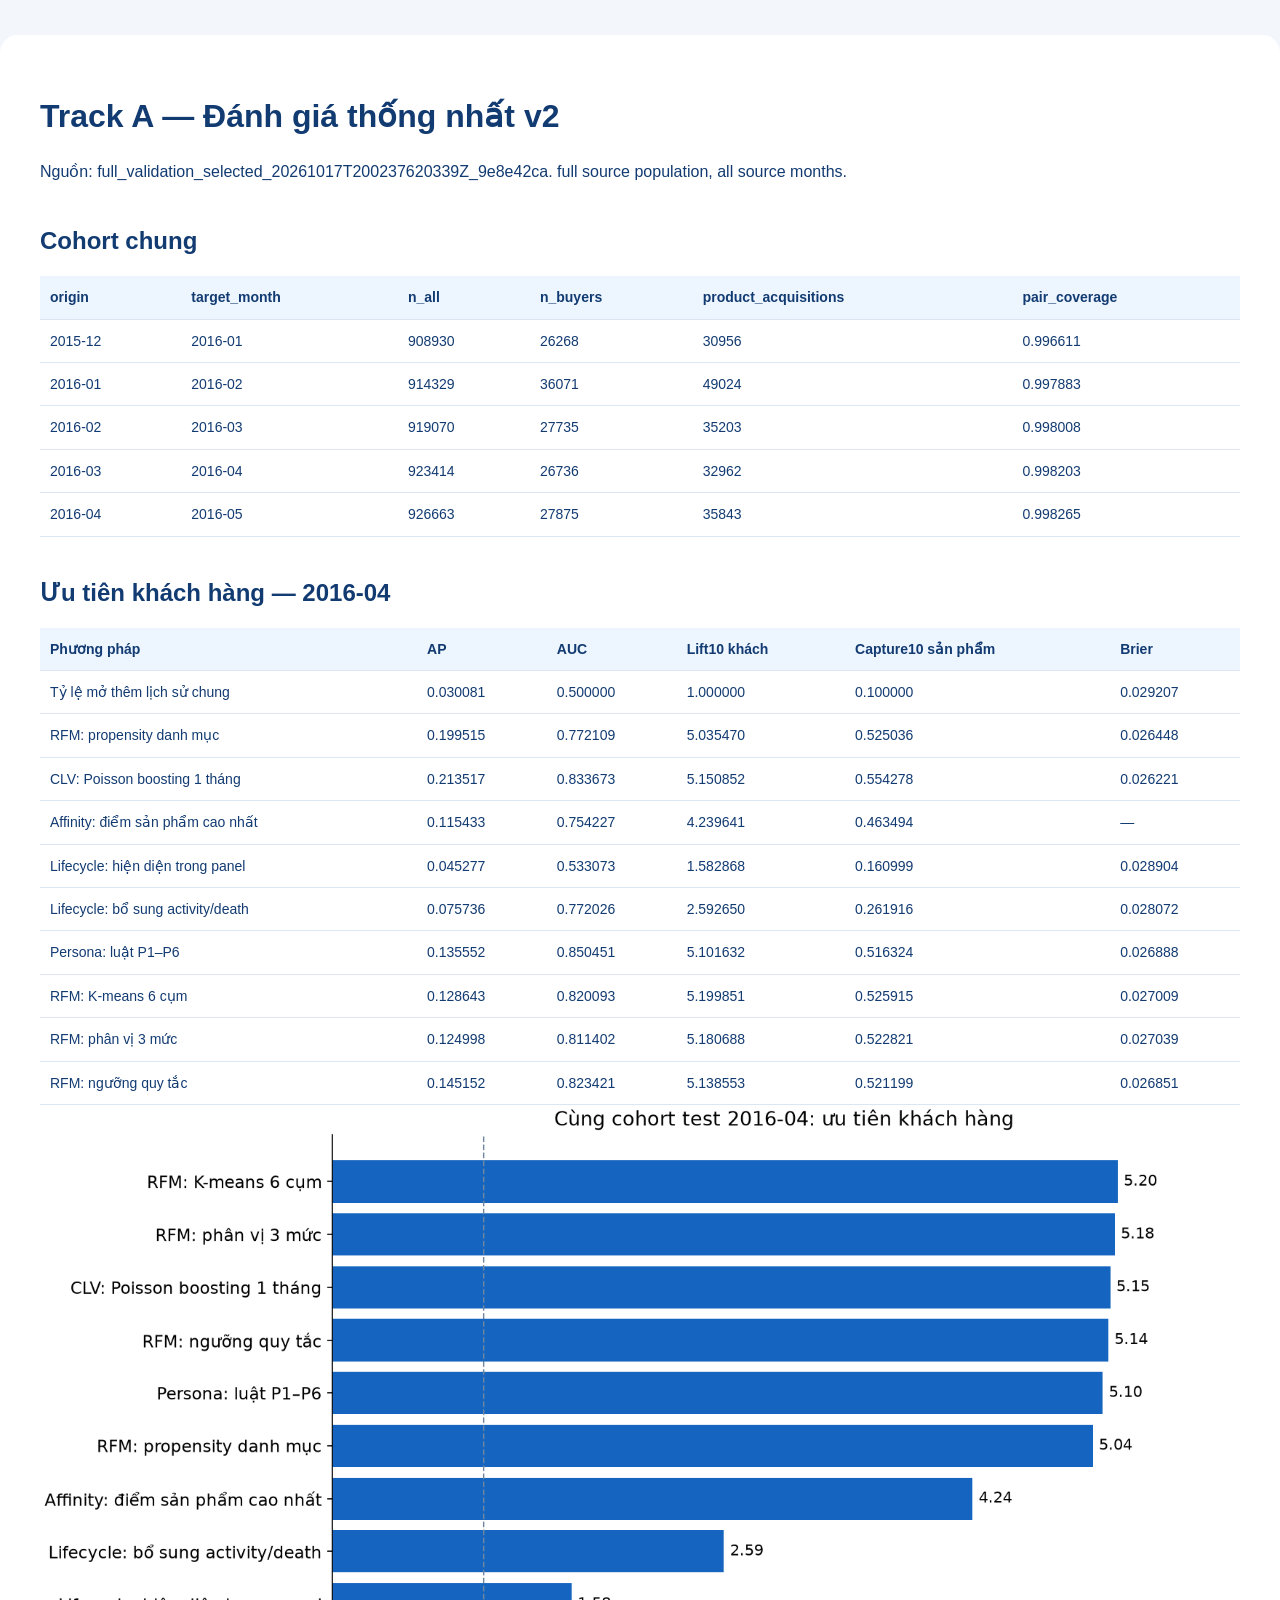
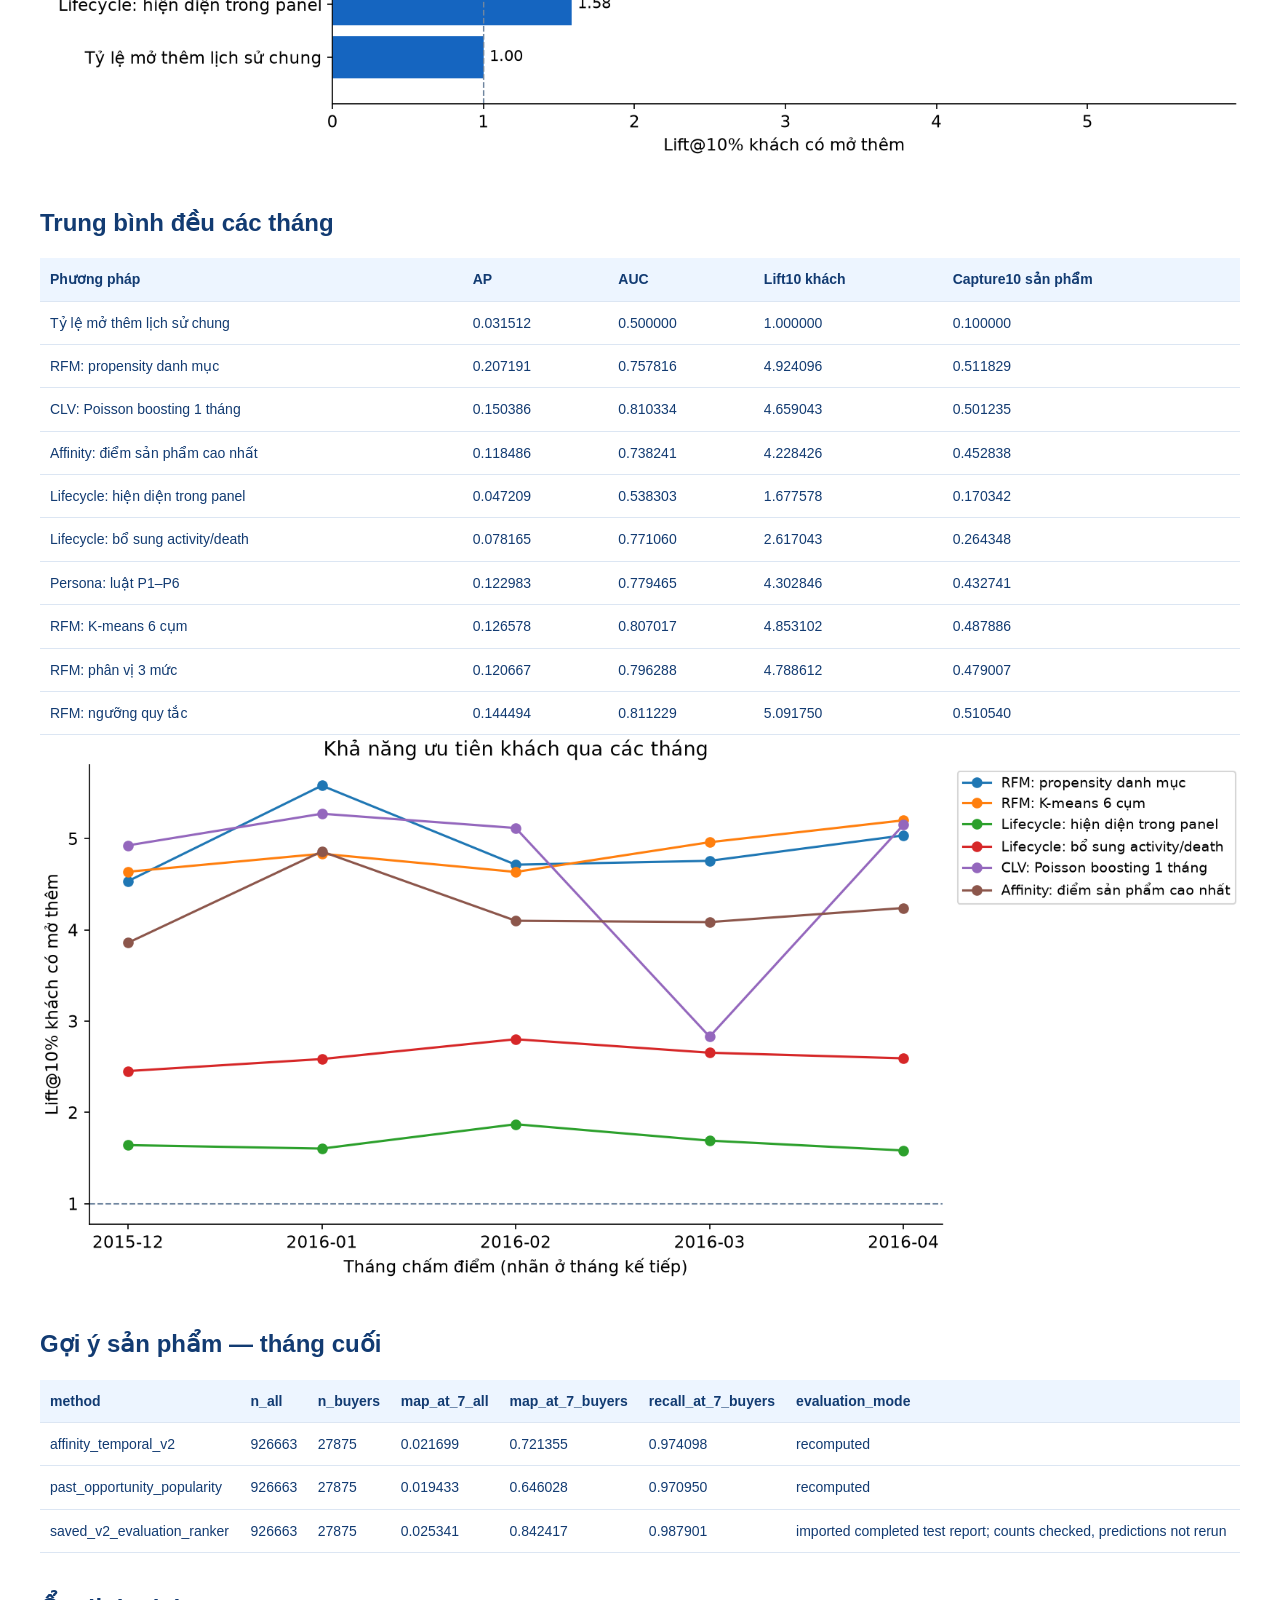
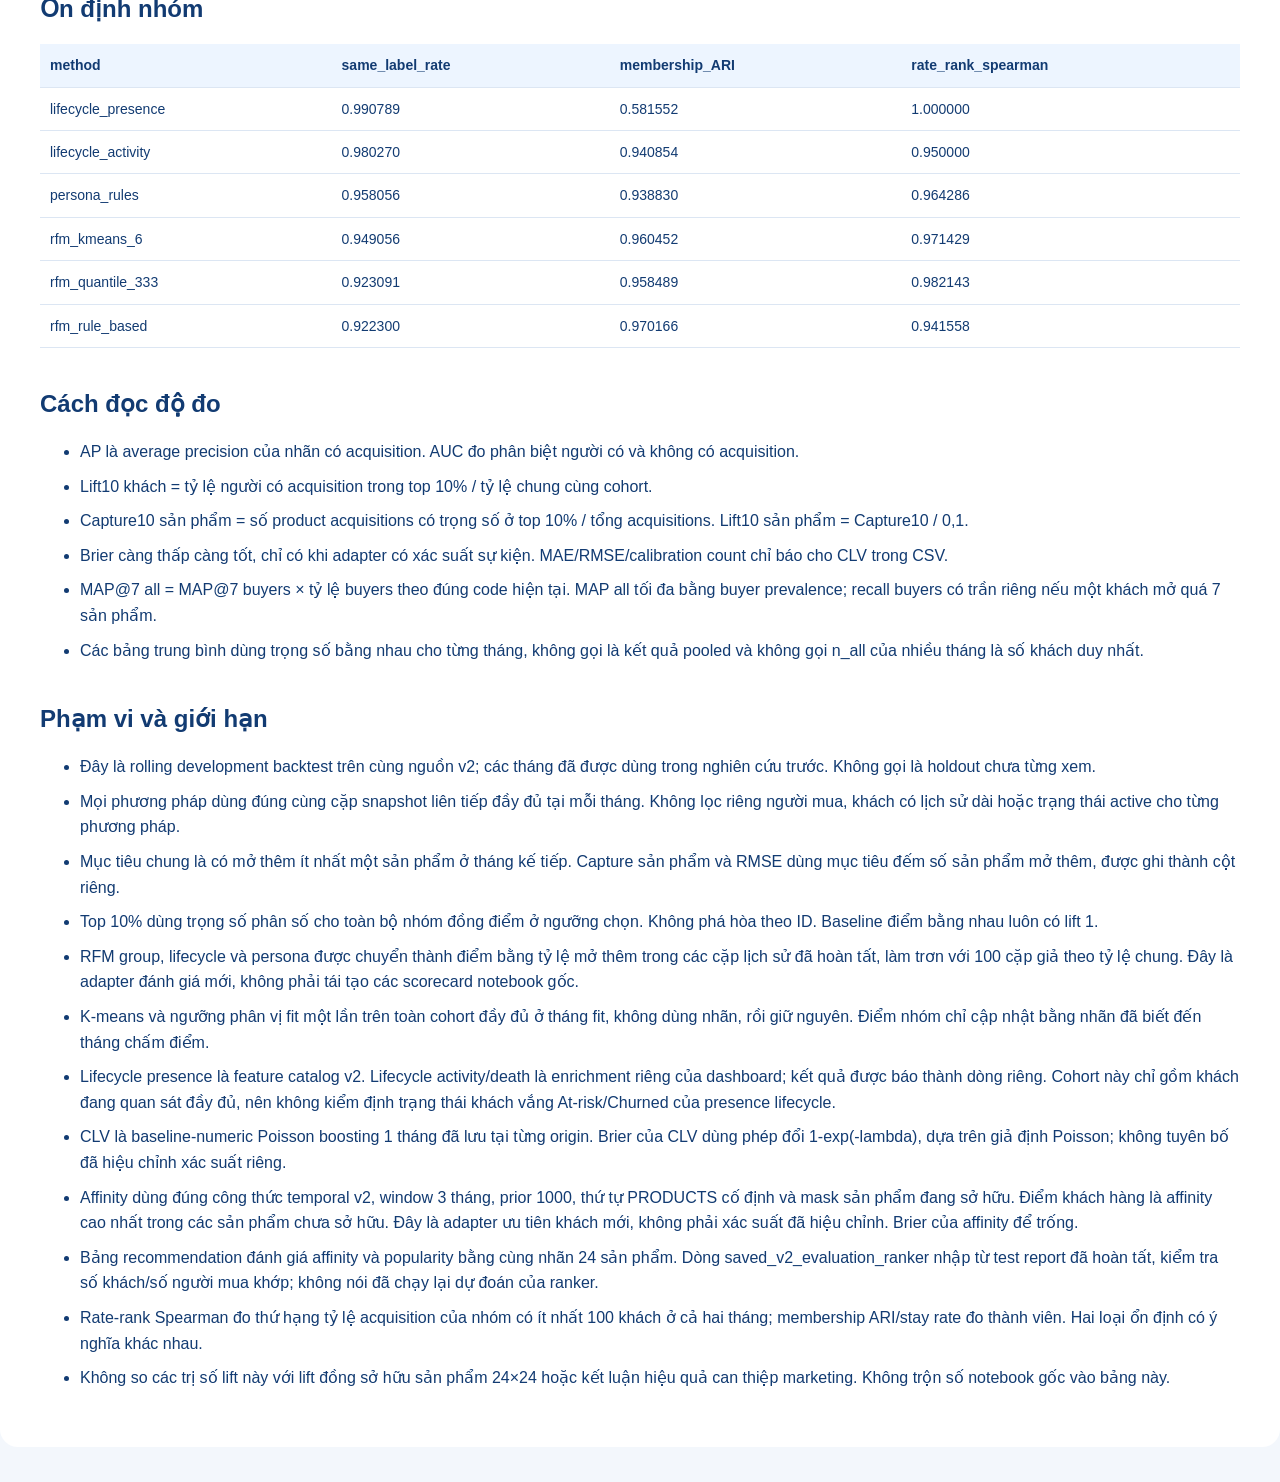
<file: research/track_a/reports/unified_v2_full_20261019/report.html>
<!doctype html><html lang='vi'><meta charset='utf-8'><title>Track A — Đánh giá thống nhất v2</title>
<style>body{font:16px/1.6 Arial,sans-serif;color:#123b72;background:#f3f7fc;margin:0}main{max-width:1200px;margin:35px auto;background:white;padding:40px;border-radius:18px}h1,h2{line-height:1.3}h2{margin-top:40px}table{border-collapse:collapse;width:100%;font-size:14px}th,td{padding:10px;text-align:left;border-bottom:1px solid #dce6f3}th{background:#edf5ff}img{width:100%;height:auto}li{margin:9px 0}.scroll{overflow:auto}</style><main>
<h1>Track A — Đánh giá thống nhất v2</h1>
<p>Nguồn: full_validation_selected_20261017T200237620339Z_9e8e42ca. full source population, all source months.</p>
<h2>Cohort chung</h2><div class='scroll'>
<table class="dataframe">
  <thead>
    <tr style="text-align: right;">
      <th>origin</th>
      <th>target_month</th>
      <th>n_all</th>
      <th>n_buyers</th>
      <th>product_acquisitions</th>
      <th>pair_coverage</th>
    </tr>
  </thead>
  <tbody>
    <tr>
      <td>2015-12</td>
      <td>2016-01</td>
      <td>908930</td>
      <td>26268</td>
      <td>30956</td>
      <td>0.996611</td>
    </tr>
    <tr>
      <td>2016-01</td>
      <td>2016-02</td>
      <td>914329</td>
      <td>36071</td>
      <td>49024</td>
      <td>0.997883</td>
    </tr>
    <tr>
      <td>2016-02</td>
      <td>2016-03</td>
      <td>919070</td>
      <td>27735</td>
      <td>35203</td>
      <td>0.998008</td>
    </tr>
    <tr>
      <td>2016-03</td>
      <td>2016-04</td>
      <td>923414</td>
      <td>26736</td>
      <td>32962</td>
      <td>0.998203</td>
    </tr>
    <tr>
      <td>2016-04</td>
      <td>2016-05</td>
      <td>926663</td>
      <td>27875</td>
      <td>35843</td>
      <td>0.998265</td>
    </tr>
  </tbody>
</table>
</div>
<h2>Ưu tiên khách hàng — 2016-04</h2><div class='scroll'>
<table class="dataframe">
  <thead>
    <tr style="text-align: right;">
      <th>Phương pháp</th>
      <th>AP</th>
      <th>AUC</th>
      <th>Lift10 khách</th>
      <th>Capture10 sản phẩm</th>
      <th>Brier</th>
    </tr>
  </thead>
  <tbody>
    <tr>
      <td>Tỷ lệ mở thêm lịch sử chung</td>
      <td>0.030081</td>
      <td>0.500000</td>
      <td>1.000000</td>
      <td>0.100000</td>
      <td>0.029207</td>
    </tr>
    <tr>
      <td>RFM: propensity danh mục</td>
      <td>0.199515</td>
      <td>0.772109</td>
      <td>5.035470</td>
      <td>0.525036</td>
      <td>0.026448</td>
    </tr>
    <tr>
      <td>CLV: Poisson boosting 1 tháng</td>
      <td>0.213517</td>
      <td>0.833673</td>
      <td>5.150852</td>
      <td>0.554278</td>
      <td>0.026221</td>
    </tr>
    <tr>
      <td>Affinity: điểm sản phẩm cao nhất</td>
      <td>0.115433</td>
      <td>0.754227</td>
      <td>4.239641</td>
      <td>0.463494</td>
      <td>—</td>
    </tr>
    <tr>
      <td>Lifecycle: hiện diện trong panel</td>
      <td>0.045277</td>
      <td>0.533073</td>
      <td>1.582868</td>
      <td>0.160999</td>
      <td>0.028904</td>
    </tr>
    <tr>
      <td>Lifecycle: bổ sung activity/death</td>
      <td>0.075736</td>
      <td>0.772026</td>
      <td>2.592650</td>
      <td>0.261916</td>
      <td>0.028072</td>
    </tr>
    <tr>
      <td>Persona: luật P1–P6</td>
      <td>0.135552</td>
      <td>0.850451</td>
      <td>5.101632</td>
      <td>0.516324</td>
      <td>0.026888</td>
    </tr>
    <tr>
      <td>RFM: K-means 6 cụm</td>
      <td>0.128643</td>
      <td>0.820093</td>
      <td>5.199851</td>
      <td>0.525915</td>
      <td>0.027009</td>
    </tr>
    <tr>
      <td>RFM: phân vị 3 mức</td>
      <td>0.124998</td>
      <td>0.811402</td>
      <td>5.180688</td>
      <td>0.522821</td>
      <td>0.027039</td>
    </tr>
    <tr>
      <td>RFM: ngưỡng quy tắc</td>
      <td>0.145152</td>
      <td>0.823421</td>
      <td>5.138553</td>
      <td>0.521199</td>
      <td>0.026851</td>
    </tr>
  </tbody>
</table>
</div>
<img src="[data-uri]" alt="test_customer_lift.png">
<h2>Trung bình đều các tháng</h2><div class='scroll'>
<table class="dataframe">
  <thead>
    <tr style="text-align: right;">
      <th>Phương pháp</th>
      <th>AP</th>
      <th>AUC</th>
      <th>Lift10 khách</th>
      <th>Capture10 sản phẩm</th>
    </tr>
  </thead>
  <tbody>
    <tr>
      <td>Tỷ lệ mở thêm lịch sử chung</td>
      <td>0.031512</td>
      <td>0.500000</td>
      <td>1.000000</td>
      <td>0.100000</td>
    </tr>
    <tr>
      <td>RFM: propensity danh mục</td>
      <td>0.207191</td>
      <td>0.757816</td>
      <td>4.924096</td>
      <td>0.511829</td>
    </tr>
    <tr>
      <td>CLV: Poisson boosting 1 tháng</td>
      <td>0.150386</td>
      <td>0.810334</td>
      <td>4.659043</td>
      <td>0.501235</td>
    </tr>
    <tr>
      <td>Affinity: điểm sản phẩm cao nhất</td>
      <td>0.118486</td>
      <td>0.738241</td>
      <td>4.228426</td>
      <td>0.452838</td>
    </tr>
    <tr>
      <td>Lifecycle: hiện diện trong panel</td>
      <td>0.047209</td>
      <td>0.538303</td>
      <td>1.677578</td>
      <td>0.170342</td>
    </tr>
    <tr>
      <td>Lifecycle: bổ sung activity/death</td>
      <td>0.078165</td>
      <td>0.771060</td>
      <td>2.617043</td>
      <td>0.264348</td>
    </tr>
    <tr>
      <td>Persona: luật P1–P6</td>
      <td>0.122983</td>
      <td>0.779465</td>
      <td>4.302846</td>
      <td>0.432741</td>
    </tr>
    <tr>
      <td>RFM: K-means 6 cụm</td>
      <td>0.126578</td>
      <td>0.807017</td>
      <td>4.853102</td>
      <td>0.487886</td>
    </tr>
    <tr>
      <td>RFM: phân vị 3 mức</td>
      <td>0.120667</td>
      <td>0.796288</td>
      <td>4.788612</td>
      <td>0.479007</td>
    </tr>
    <tr>
      <td>RFM: ngưỡng quy tắc</td>
      <td>0.144494</td>
      <td>0.811229</td>
      <td>5.091750</td>
      <td>0.510540</td>
    </tr>
  </tbody>
</table>
</div>
<img src="[data-uri]" alt="customer_lift_by_month.png">
<h2>Gợi ý sản phẩm — tháng cuối</h2><div class='scroll'>
<table class="dataframe">
  <thead>
    <tr style="text-align: right;">
      <th>method</th>
      <th>n_all</th>
      <th>n_buyers</th>
      <th>map_at_7_all</th>
      <th>map_at_7_buyers</th>
      <th>recall_at_7_buyers</th>
      <th>evaluation_mode</th>
    </tr>
  </thead>
  <tbody>
    <tr>
      <td>affinity_temporal_v2</td>
      <td>926663</td>
      <td>27875</td>
      <td>0.021699</td>
      <td>0.721355</td>
      <td>0.974098</td>
      <td>recomputed</td>
    </tr>
    <tr>
      <td>past_opportunity_popularity</td>
      <td>926663</td>
      <td>27875</td>
      <td>0.019433</td>
      <td>0.646028</td>
      <td>0.970950</td>
      <td>recomputed</td>
    </tr>
    <tr>
      <td>saved_v2_evaluation_ranker</td>
      <td>926663</td>
      <td>27875</td>
      <td>0.025341</td>
      <td>0.842417</td>
      <td>0.987901</td>
      <td>imported completed test report; counts checked, predictions not rerun</td>
    </tr>
  </tbody>
</table>
</div>
<h2>Ổn định nhóm</h2><div class='scroll'>
<table class="dataframe">
  <thead>
    <tr style="text-align: right;">
      <th>method</th>
      <th>same_label_rate</th>
      <th>membership_ARI</th>
      <th>rate_rank_spearman</th>
    </tr>
  </thead>
  <tbody>
    <tr>
      <td>lifecycle_presence</td>
      <td>0.990789</td>
      <td>0.581552</td>
      <td>1.000000</td>
    </tr>
    <tr>
      <td>lifecycle_activity</td>
      <td>0.980270</td>
      <td>0.940854</td>
      <td>0.950000</td>
    </tr>
    <tr>
      <td>persona_rules</td>
      <td>0.958056</td>
      <td>0.938830</td>
      <td>0.964286</td>
    </tr>
    <tr>
      <td>rfm_kmeans_6</td>
      <td>0.949056</td>
      <td>0.960452</td>
      <td>0.971429</td>
    </tr>
    <tr>
      <td>rfm_quantile_333</td>
      <td>0.923091</td>
      <td>0.958489</td>
      <td>0.982143</td>
    </tr>
    <tr>
      <td>rfm_rule_based</td>
      <td>0.922300</td>
      <td>0.970166</td>
      <td>0.941558</td>
    </tr>
  </tbody>
</table>
</div>
<h2>Cách đọc độ đo</h2><ul>
<li>AP là average precision của nhãn có acquisition. AUC đo phân biệt người có và không có acquisition.</li>
<li>Lift10 khách = tỷ lệ người có acquisition trong top 10% / tỷ lệ chung cùng cohort.</li>
<li>Capture10 sản phẩm = số product acquisitions có trọng số ở top 10% / tổng acquisitions. Lift10 sản phẩm = Capture10 / 0,1.</li>
<li>Brier càng thấp càng tốt, chỉ có khi adapter có xác suất sự kiện. MAE/RMSE/calibration count chỉ báo cho CLV trong CSV.</li>
<li>MAP@7 all = MAP@7 buyers × tỷ lệ buyers theo đúng code hiện tại. MAP all tối đa bằng buyer prevalence; recall buyers có trần riêng nếu một khách mở quá 7 sản phẩm.</li>
<li>Các bảng trung bình dùng trọng số bằng nhau cho từng tháng, không gọi là kết quả pooled và không gọi n_all của nhiều tháng là số khách duy nhất.</li>
</ul>
<h2>Phạm vi và giới hạn</h2><ul>
<li>Đây là rolling development backtest trên cùng nguồn v2; các tháng đã được dùng trong nghiên cứu trước. Không gọi là holdout chưa từng xem.</li>
<li>Mọi phương pháp dùng đúng cùng cặp snapshot liên tiếp đầy đủ tại mỗi tháng. Không lọc riêng người mua, khách có lịch sử dài hoặc trạng thái active cho từng phương pháp.</li>
<li>Mục tiêu chung là có mở thêm ít nhất một sản phẩm ở tháng kế tiếp. Capture sản phẩm và RMSE dùng mục tiêu đếm số sản phẩm mở thêm, được ghi thành cột riêng.</li>
<li>Top 10% dùng trọng số phân số cho toàn bộ nhóm đồng điểm ở ngưỡng chọn. Không phá hòa theo ID. Baseline điểm bằng nhau luôn có lift 1.</li>
<li>RFM group, lifecycle và persona được chuyển thành điểm bằng tỷ lệ mở thêm trong các cặp lịch sử đã hoàn tất, làm trơn với 100 cặp giả theo tỷ lệ chung. Đây là adapter đánh giá mới, không phải tái tạo các scorecard notebook gốc.</li>
<li>K-means và ngưỡng phân vị fit một lần trên toàn cohort đầy đủ ở tháng fit, không dùng nhãn, rồi giữ nguyên. Điểm nhóm chỉ cập nhật bằng nhãn đã biết đến tháng chấm điểm.</li>
<li>Lifecycle presence là feature catalog v2. Lifecycle activity/death là enrichment riêng của dashboard; kết quả được báo thành dòng riêng. Cohort này chỉ gồm khách đang quan sát đầy đủ, nên không kiểm định trạng thái khách vắng At-risk/Churned của presence lifecycle.</li>
<li>CLV là baseline-numeric Poisson boosting 1 tháng đã lưu tại từng origin. Brier của CLV dùng phép đổi 1-exp(-lambda), dựa trên giả định Poisson; không tuyên bố đã hiệu chỉnh xác suất riêng.</li>
<li>Affinity dùng đúng công thức temporal v2, window 3 tháng, prior 1000, thứ tự PRODUCTS cố định và mask sản phẩm đang sở hữu. Điểm khách hàng là affinity cao nhất trong các sản phẩm chưa sở hữu. Đây là adapter ưu tiên khách mới, không phải xác suất đã hiệu chỉnh. Brier của affinity để trống.</li>
<li>Bảng recommendation đánh giá affinity và popularity bằng cùng nhãn 24 sản phẩm. Dòng saved_v2_evaluation_ranker nhập từ test report đã hoàn tất, kiểm tra số khách/số người mua khớp; không nói đã chạy lại dự đoán của ranker.</li>
<li>Rate-rank Spearman đo thứ hạng tỷ lệ acquisition của nhóm có ít nhất 100 khách ở cả hai tháng; membership ARI/stay rate đo thành viên. Hai loại ổn định có ý nghĩa khác nhau.</li>
<li>Không so các trị số lift này với lift đồng sở hữu sản phẩm 24×24 hoặc kết luận hiệu quả can thiệp marketing. Không trộn số notebook gốc vào bảng này.</li>
</ul>
</main></html>
</file>
